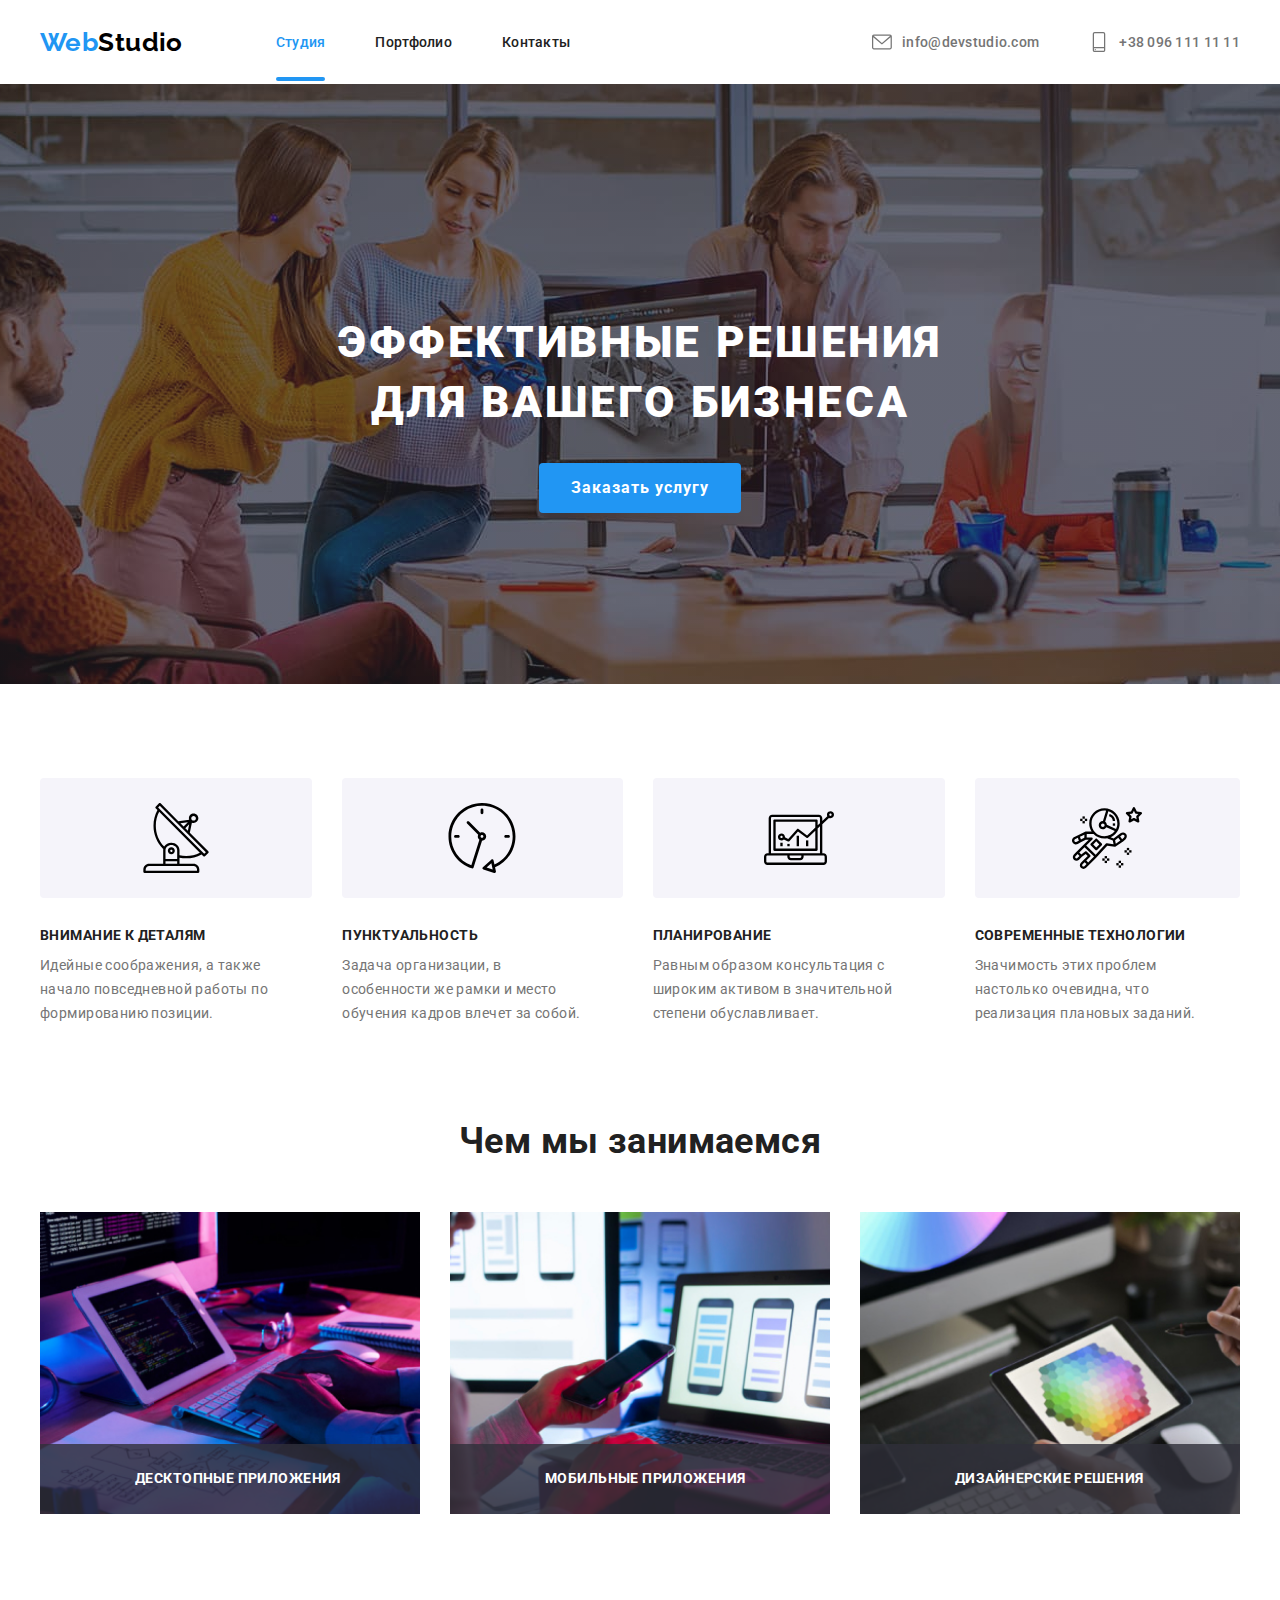
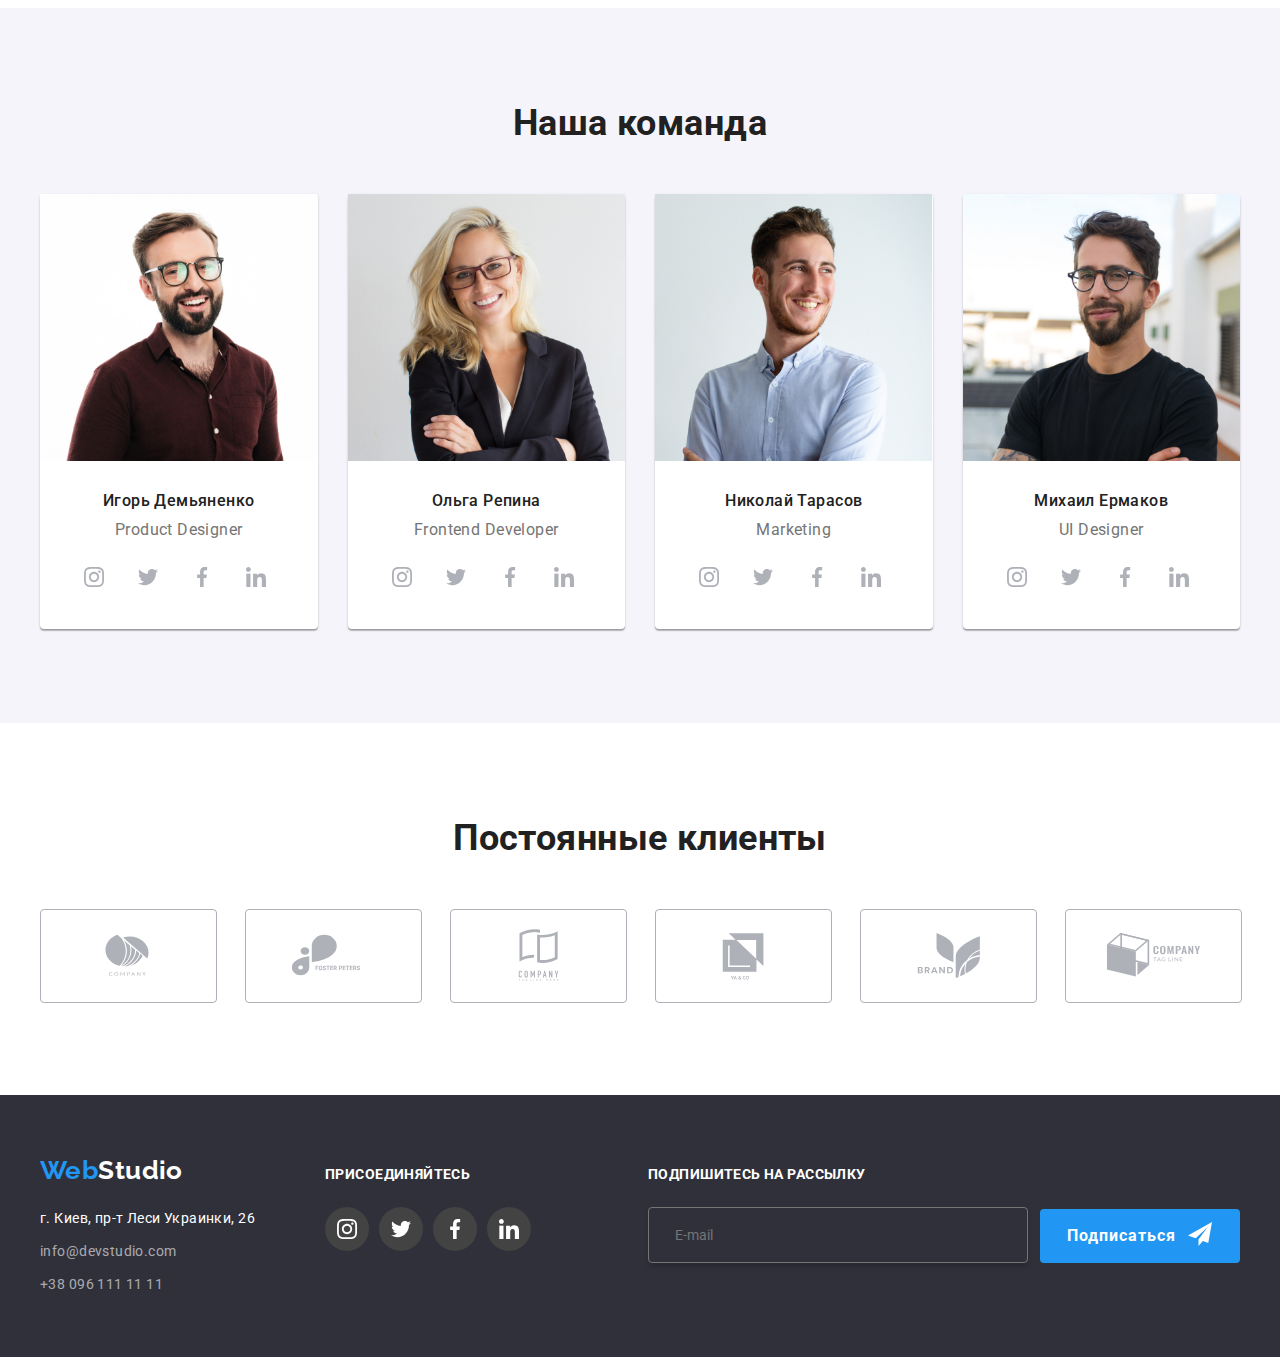
<file: index.html>
<!DOCTYPE html>
<html lang="ru">

<head>
    <meta charset="UTF-8">
    <meta http-equiv="X-UA-Compatible" content="IE=edge">
    <meta name="viewport" content="width=device-width, initial-scale=1.0">
    <title>Document</title>
    <link rel="preconnect" href="https://fonts.googleapis.com">
    <link rel="preconnect" href="https://fonts.gstatic.com" crossorigin>
    <link href="https://fonts.googleapis.com/css2?family=Raleway:wght@700&family=Roboto:wght@400;500;700;900&display=swap"
        rel="stylesheet">
    <link rel="stylesheet" href="./css/main.min.css">
    <link rel="stylesheet" href="./css/normalise.css">
</head>

    <body>
        <header>
            <nav class="container nav">
                <a class="logo link" href=""><span class="accent">Web</span>Studio</a>
                <ul class="nav__list list">
                    <li class="nav__item">
                        <a class="nav__link nav__link--black nav__current link" href="./index.html">Студия</a>
                    </li>
                
                    <li class="nav__item">
                        <a class="nav__link nav__link--black link" href="./portfolio.html">Портфолио</a>
                    </li>
                
                    <li class="nav__item">
                        <a class="nav__link nav__link--black link" href="">Контакты</a>
                    </li>
                </ul>

                <ul class="nav__adress list">
                    <li class="nav__item">
                        <a class="nav__link link nav__mail" href="mailto:info@devstudio.com">
                            <svg class="nav__icon" aria-hidden="true">
                                <use href="./images/icons.svg#icon-envelope"></use>
                            </svg>
                        </a>
                    </li>
                
                    <li class="nav__item">
                        <a class="nav__link link nav__phone" href="tel:+380961111111">
                            <svg class="nav__icon" aria-hidden="true">
                                <use href="./images/icons.svg#icon-smartphone"></use>
                            </svg>
                        </a>
                    </li>
                </ul>
            </nav>
            
                
                    
        </header>
        <main>
            <div class="overlay">
                <section class="hero container">
                    <h1 class="hero__title">Эффективные решения <br> для вашего бизнеса</h1>
                    <button data-modal-open type="button" class="btn">Заказать услугу</button>
                </section>
            </div>

            <section class="section benefit">
                <div class="container">
                    <h2 class="title is-hidden">Преимущества</h2>

                    <ul class="list">
                        <li class="benefit__list">
                            <div class="benefit__item">
                                <svg class="benefit__icon" aria-hidden="true">
                                    <use href="./images/icons.svg#icon-antenna"></use>
                                </svg>
                            </div>
                            <h3 class="benefit__title">Внимание к деталям</h3>
                            <p class="benefits__text">
                                Идейные соображения, а также начало повседневной работы по формированию позиции.
                            </p>
                        </li>
                    
                        <li class="benefit__list">
                            <div class="benefit__item">
                                <svg class="benefit__icon" aria-hidden="true">
                                    <use href="./images/icons.svg#icon-clock"></use>
                                </svg>
                            </div>
                            <h3 class="benefit__title">Пунктуальность</h3>
                            <p class="benefit__text">
                                Задача организации, в особенности же рамки и место обучения кадров влечет за собой.
                            </p>
                        </li>
                    
                        <li class="benefit__list">
                            <div class="benefit__item">
                                <svg class="benefit__icon" aria-hidden="true">
                                    <use href="./images/icons.svg#icon-diagram"></use>
                                </svg>
                            </div>
                            <h3 class="benefit__title">Планирование</h3>
                            <p class="benefit__text">
                                Равным образом консультация с широким активом в значительной степени обуславливает.
                            </p>
                        </li>
                    
                        <li class="benefit__list">
                            <div class="benefit__item">
                                <svg class="benefit__icon" aria-hidden="true">
                                    <use href="./images/icons.svg#icon-astronaut"></use>
                                </svg>
                            </div>
                            <h3 class="benefit__title">Современные технологии</h3>
                            <p class="benefit__text">
                                Значимость этих проблем настолько очевидна, что реализация плановых заданий.
                            </p>
                        </li>
                    </ul>
                </div>
            </section>

            <section class="section activity">
                <div class="container">
                    <h2 class="container__title title">
                        Чем мы занимаемся
                    </h2>
                    <ul class="list">
                        <li class="activity__item">
                            <img class="activity__img" src="./images/HTML.jpg" alt="код">
                            <div class="activity__text">
                                <p>
                                    Десктопные приложения
                                </p>
                            </div>
                        </li>
                        <li class="activity__item">
                            <img class="activity__img" src="./images/develop.jpg" alt="разработка">
                            <div  class="activity__text">
                                <p>
                                    Мобильные приложения
                                </p>
                            </div>
                        </li>
                        <li class="activity__item">
                            <img class="activity__img" src="./images/designers.jpg" alt="дизайн">
                            <div class="activity__text">
                                <p>
                                    Дизайнерские решения
                                </p>
                            </div>
                        </li>
                    </ul>
                </div>
            </section>

            <section class="section team">
                <div class="container">
                    <h2 class="container__title title">
                        Наша команда
                    </h2>
                    <ul class="list">
                        <li class="team__item">
                            <img class="team__img" src="./images/design.jpg" alt="дизайнер">
                            
                            <h3 class="team__text">Игорь Демьяненко</h3>
                            <p class="team__position">Product Designer</p>
                            
                            <ul class="list social-list">
                                <li class="social-list__item">
                                    <a class="social-list__link link" href="#">
                                        <svg class="social-list__icon" aria-hidden="true">
                                            <use href="./images/icons.svg#icon-insta"></use>
                                        </svg>
                                    </a>
                                </li>
                                <li class="social-list__item">
                                    <a class="social-list__link link" href="#">
                                        <svg class="social-list__icon" aria-hidden="true">
                                            <use href="./images/icons.svg#icon-tw"></use>
                                        </svg>
                                    </a>
                                </li>
                                <li class="social-list__item">
                                    <a class="social-list__link link" href="#">
                                        <svg class="social-list__icon" aria-hidden="true">
                                            <use href="./images/icons.svg#icon-fb"></use>
                                        </svg>
                                    </a>
                                </li>
                                <li class="social-list__item">
                                    <a class="social-list__link link" href="#">
                                        <svg class="social-list__icon" aria-hidden="true">
                                            <use href="./images/icons.svg#icon-in"></use>
                                        </svg>
                                    </a>
                                </li>
                            </ul>
                 
                        </li>

                        <li class="team__item">
                            <img class="team__img" src="./images/mark.jpg" alt="розработчик">
                            <h3 class="team__text">Ольга Репина</h3>
                            <p class="team__position">Frontend Developer</p>
                            <ul class="list social-list">
                                <li class="social-list__item">
                                    <a class="social-list__link link" href="#">
                                        <svg class="social-list__icon" aria-hidden="true">
                                            <use href="./images/icons.svg#icon-insta"></use>
                                        </svg>
                                    </a>
                                </li>
                                <li class="social-list__item">
                                    <a class="social-list__link link" href="#">
                                        <svg class="social-list__icon" aria-hidden="true">
                                            <use href="./images/icons.svg#icon-tw"></use>
                                        </svg>
                                    </a>
                                </li>
                                <li class="social-list__item">
                                    <a class="social-list__link link" href="#">
                                        <svg class="social-list__icon" aria-hidden="true">
                                            <use href="./images/icons.svg#icon-fb"></use>
                                        </svg>
                                    </a>
                                </li>
                                <li class="social-list__item">
                                    <a class="social-list__link link" href="#">
                                        <svg class="social-list__icon" aria-hidden="true">
                                            <use href="./images/icons.svg#icon-in"></use>
                                        </svg>
                                    </a>
                                </li>
                            </ul>
                        </li>

                        <li class="team__item">
                            <img class="team__img" src="./images/devel.jpg" alt="маркетолог">
                            <h3 class="team__text">Николай Тарасов</h3>
                            <p class="team__position">Marketing</p>
                            <ul class="list social-list">
                                <li class="social-list__item">
                                    <a class="social-list__link link" href="#">
                                        <svg class="social-list__icon" aria-hidden="true">
                                            <use href="./images/icons.svg#icon-insta"></use>
                                        </svg>
                                    </a>
                                </li>
                                <li class="social-list__item">
                                    <a class="social-list__link link" href="#">
                                        <svg class="social-list__icon" aria-hidden="true">
                                            <use href="./images/icons.svg#icon-tw"></use>
                                        </svg>
                                    </a>
                                </li>
                                <li class="social-list__item">
                                    <a class="social-list__link link" href="#">
                                        <svg class="social-list__icon" aria-hidden="true">
                                            <use href="./images/icons.svg#icon-fb"></use>
                                        </svg>
                                    </a>
                                </li>
                                <li class="social-list__item">
                                    <a class="social-list__link link" href="#">
                                        <svg class="social-list__icon" aria-hidden="true">
                                            <use href="./images/icons.svg#icon-in"></use>
                                        </svg>
                                    </a>
                                </li>
                            </ul>
                        </li>

                        <li class="team__item">
                            <img class="team__img" src="./images/des.jpg" alt="дизайнер">
                            <h3 class="team__text">Михаил Ермаков</h3>
                            <p class="team__position">UI Designer</p>
                            <ul class="list social-list">
                                <li class="social-list__item">
                                    <a class="social-list__link link" href="#">
                                        <svg class="social-list__icon" aria-hidden="true">
                                            <use href="./images/icons.svg#icon-insta"></use>
                                        </svg>
                                    </a>
                                </li>
                                <li class="social-list__item">
                                    <a class="social-list__link link" href="#">
                                        <svg class="social-list__icon" aria-hidden="true">
                                            <use href="./images/icons.svg#icon-tw"></use>
                                        </svg>
                                    </a>
                                </li>
                                <li class="social-list__item">
                                    <a class="social-list__link link" href="#">
                                        <svg class="social-list__icon" aria-hidden="true">
                                            <use href="./images/icons.svg#icon-fb"></use>
                                        </svg>
                                    </a>
                                </li>
                                <li class="social-list__item">
                                    <a class="social-list__link link" href="#">
                                        <svg class="social-list__icon" aria-hidden="true">
                                            <use href="./images/icons.svg#icon-in"></use>
                                        </svg>
                                    </a>
                                </li>
                            </ul>
                        </li>
                    </ul>
                </div>
            </section>

            <section class="section client">
                <div class="container">
                    <h2 class="container__title title">Постоянные клиенты</h2>
                    <ul class="list">
                        <li class="client__list">
                            <a class="client__link" href="#">
                                <svg class="client__icon" aria-hidden="true">
                                    <use href="./images/icons.svg#icon-logo"></use>
                                </svg>
                            </a>
                        </li>

                        <li class="client__list">
                            <a class="client__link" href="#">
                                <svg class="client__icon" aria-hidden="true">
                                    <use href="./images/icons.svg#icon-logo-1"></use>
                                </svg>
                            </a>
                        </li>

                        <li class="client__list">
                            <a class="client__link" href="#">
                                <svg class="client__icon" aria-hidden="true">
                                    <use href="./images/icons.svg#icon-logo-2"></use>
                                </svg>
                            </a>
                        </li>

                        <li class="client__list">
                            <a class="client__link" href="#">
                                <svg class="client__icon" aria-hidden="true">
                                    <use href="./images/icons.svg#icon-logo-3"></use>
                                </svg>
                            </a>
                        </li>

                        <li class="client__list">
                            <a class="client__link" href="#">
                                <svg class="client__icon" aria-hidden="true">
                                    <use href="./images/icons.svg#icon-logo-4"></use>
                                </svg>
                            </a>
                        </li>

                        <li class="client__list">
                            <a class="client__link" href="#">
                                <svg class="client__icon" aria-hidden="true">
                                    <use href="./images/icons.svg#icon-untitled"></use>
                                </svg>
                            </a>
                        </li>
                    </ul>
                    
                </div>
            </section>

        </main>

        <footer class="footer">
                <div class="container footer-flex">
                    <div class="adress">
                        <a class="logo link" href=""><span class="accent">Web</span>Studio</a>
                        
                        <address>
                            <ul class="footer-contakts-list list">
                                <li class="footer-menu">
                                    <a class="footer-contakts-link link" href="">г. Киев, пр-т Леси Украинки, 26</a>
                                </li>
                        
                                <li class="footer-menu">
                                    <a class="footer-contakts-link items link" href="mailto:info@devstudio.com">info@devstudio.com</a>
                                </li>
                        
                                <li class="footer-menu">
                                    <a class="footer-contakts-link items link" href="tel:+380961111111">+38 096 111 11 11</a>
                                </li>
                            </ul>
                        </address>
                    </div>
                    
                    <div>
                        <b class="cta">присоединяйтесь</b>
                        <ul class="list list-cta">
                            <li class="social-item-cta">
                                <a class="social-list__link social-list__link--grey link" href="#">
                                    <svg class="social-icon-cta" aria-hidden="true">
                                        <use href="./images/icons.svg#icon-insta"></use>
                                    </svg>
                                </a>
                            </li>
                            <li class="social-item-cta">
                                <a class="social-list__link social-list__link--grey link" href="#">
                                    <svg class="social-icon-cta" aria-hidden="true">
                                        <use href="./images/icons.svg#icon-tw"></use>
                                    </svg>
                                </a>
                            </li>
                            <li class="social-item-cta">
                                <a class="social-list__link social-list__link--grey link" href="#">
                                    <svg class="social-icon-cta" aria-hidden="true">
                                        <use href="./images/icons.svg#icon-fb"></use>
                                    </svg>
                                </a>
                            </li>
                            <li class="social-item-cta">
                                <a class="social-list__link social-list__link--grey link" href="#">
                                    <svg class="social-icon-cta" aria-hidden="true">
                                        <use href="./images/icons.svg#icon-in"></use>
                                    </svg>
                                </a>
                            </li>
                        </ul>
                    </div>

                    <div class="follow-form">
                        <b class="cta">подпишитесь на рассылку</b>
                        <form class="form-follow-send">
                            <label class="form-follow-lable" for="follow-email"></label>
                            <input class="form-follow-input" id="follow-email" type="text" name="email" placeholder="E-mail">
                            <button class="form-send-button" type="submit">Подписаться
                                <svg class="form-send-icon" aria-hidden="true" width="24" height="24">
                                    <use href="./images/icons.svg#icon-send"></use>
                                </svg>
                            </button>
                        </form>
                    </div>
                </div>
        </footer>
        <script src="./js/modal.js"></script>

        <div class="backdrop is-hidden" data-modal>
            <div class="modal">
                <button type="button" data-modal-close class="modal-button">
                    <svg class="close-button" aria-hidden="true" width="11" height="11">
                        <use href="./images/icons.svg#icon-Vector"></use>
                    </svg>
                </button>
                <strong class="title title--small">
                    Оставьте свои данные, мы вам перезвоним
                </strong>
                <form class="form" name="form-main">
                    <label class="form-field-lable" for="user-name">Имя</label>
                    <div class="form-field-group">
                        <input class="form-field-input" id="user-name" type="text" name="name" autofocus>
                        <svg class="form-field-icon" aria-hidden="true" width="12" height="12">
                            <use href="./images/icons.svg#icon-user"></use>
                        </svg>
                    </div>

                    <label class="form-field-lable" for="user-tel">Телефон</label>
                    <div class="form-field-group">
                        <input class="form-field-input" id="user-tel" type="tel" name="tel">
                        <svg class="form-field-icon" aria-hidden="true" width="13" height="13">
                            <use href="./images/icons.svg#icon-tel"></use>
                        </svg>
                    </div>
                
                    <label class="form-field-lable" for="user-email">Почта</label>
                    <div class="form-field-group">
                        <input class="form-field-input" id="user-email" type="email" name="email">
                        <svg class="form-field-icon" aria-hidden="true" width="15" height="12">
                            <use href="./images/icons.svg#icon-email"></use>
                        </svg>
                    </div>
                
                    <label class="form-field-lable" for="user-comment">Коментарий</label>
                    <div class="form-field-group">
                        
                        <textarea class="form-field-input form-field-textarea" name="feedback" id="user-comment" rows="10"
                            placeholder="Введите текст"></textarea>
                    </div>

                    <label class="check option"><a class="check__agree" href="">Условия договора</a>Соглашаюсь с рассылкой и принимаю 
                        <input class="check__input visually-hidden" type="checkbox" name="term-condition">
                    </label>
                    <button class="form-field-button" type="submit">Отправить</button>
                </form>
            </div>
        </div>
        <script src="./js/modal.js"></script>
    </body>
</html>
</file>
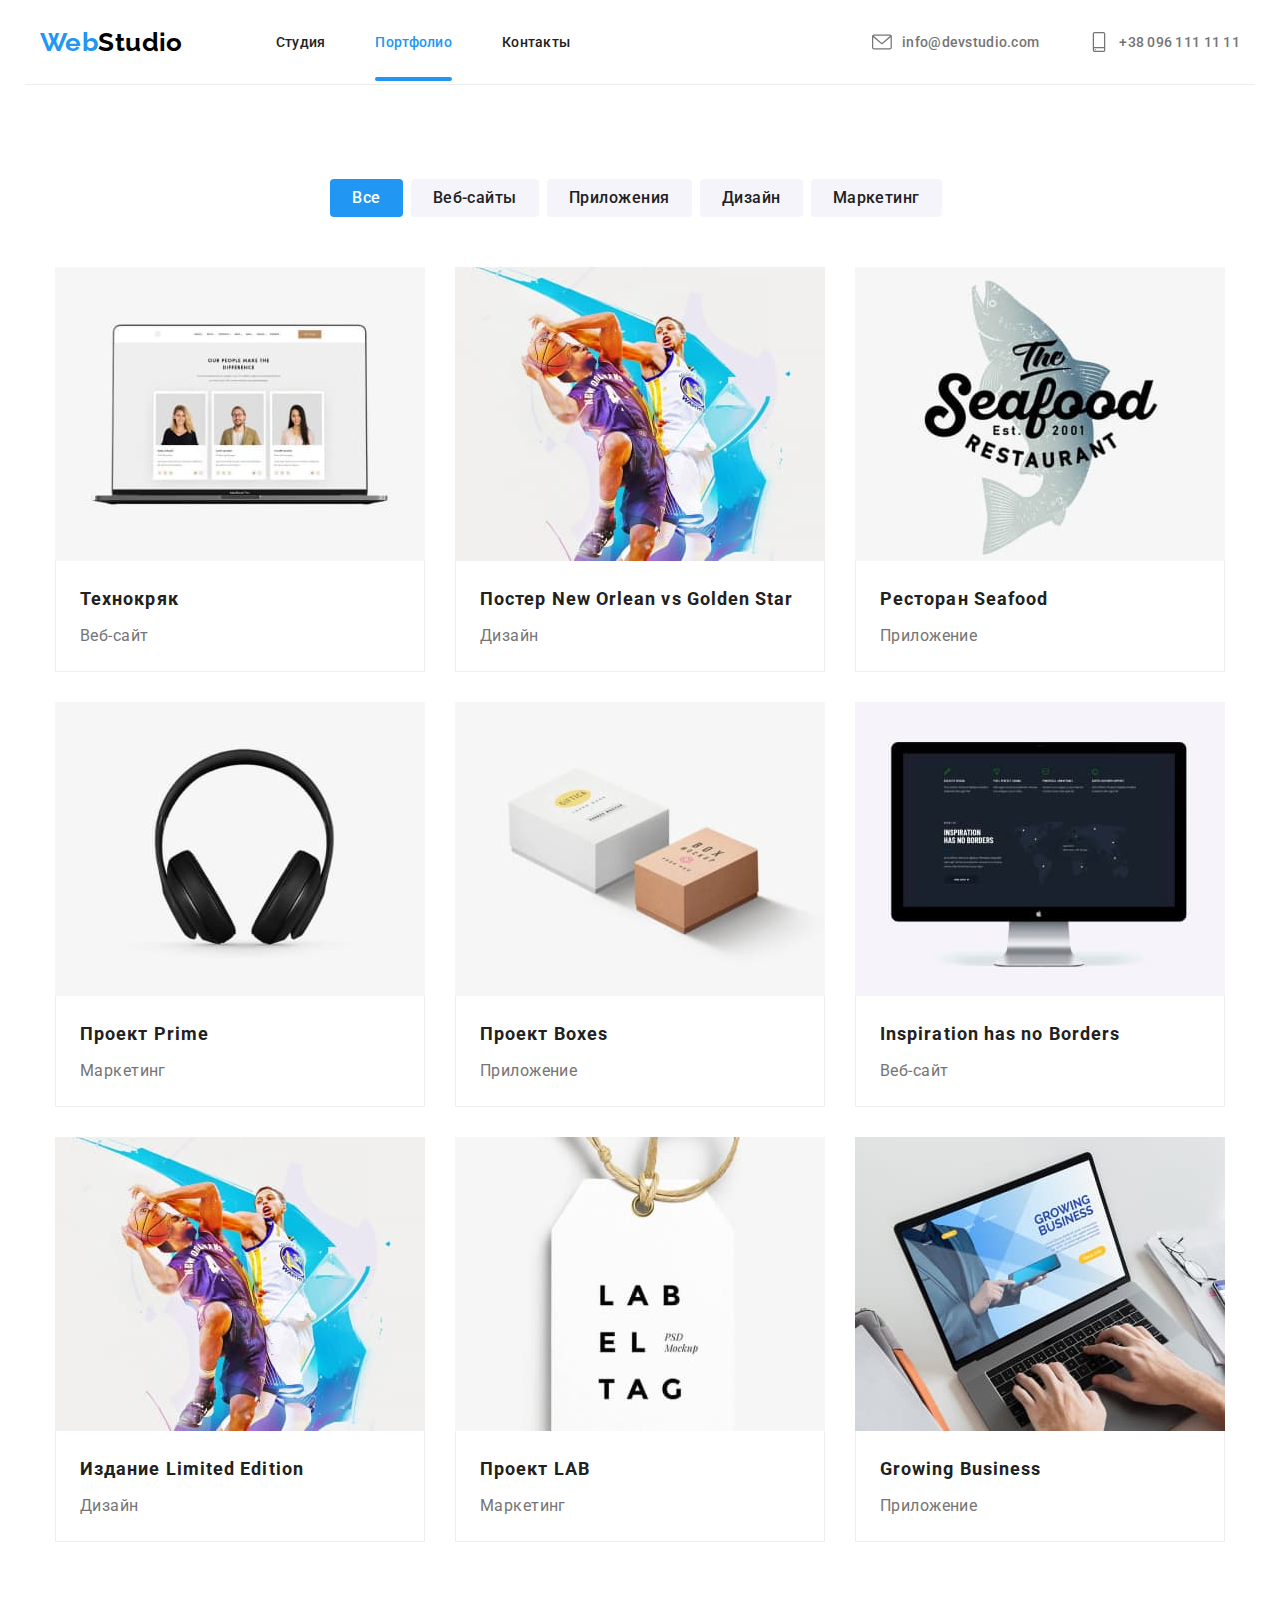
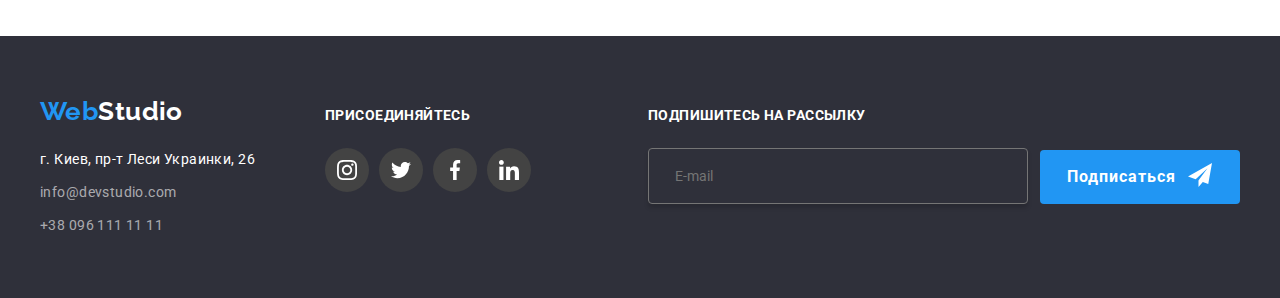
<file: portfolio.html>
<!DOCTYPE html>
<html lang="ru">
    <head>
        <meta charset="UTF-8">
        <meta http-equiv="X-UA-Compatible" content="IE=edge">
        <meta name="viewport" content="width=device-width, initial-scale=1.0">
        <title>Document</title>
        <link rel="preconnect" href="https://fonts.googleapis.com">
        <link rel="preconnect" href="https://fonts.gstatic.com" crossorigin>
        <link href="https://fonts.googleapis.com/css2?family=Raleway:wght@700&family=Roboto:wght@400;500;700;900&display=swap"
            rel="stylesheet">
        <link rel="stylesheet" href="./css/main.min.css">
        <link rel="stylesheet" href="./css/normalise.css">
        
    </head>

    <body class="page">
            <header>
                <nav class="container nav nav--border">
                    <a class="logo link" href=""><span class="accent">Web</span>Studio</a>
                    <ul class="nav__list list">
                        <li class="nav__item">
                            <a class="nav__link nav__link--black link" href="./index.html">Студия</a>
                        </li>
            
                        <li class="nav__item">
                            <a class="nav__link nav__link--black nav__current link" href="./portfolio.html">Портфолио</a>
                        </li>
            
                        <li class="nav__item">
                            <a class="nav__link nav__link--black link" href="">Контакты</a>
                        </li>
                    </ul>
            
                    <ul class="nav__adress list">
                        <li class="nav__item">
                            <a class="nav__link link nav__mail" href="mailto:info@devstudio.com">
                                <svg class="nav__icon" aria-hidden="true">
                                    <use href="./images/icons.svg#icon-envelope"></use>
                                </svg>
                            </a>
                        </li>
            
                        <li class="nav__item">
                            <a class="nav__link link nav__phone" href="tel:+380961111111">
                                <svg class="nav__icon" aria-hidden="true">
                                    <use href="./images/icons.svg#icon-smartphone"></use>
                                </svg>
                            </a>
                        </li>
                    </ul>
                </nav>
            
            
            
            </header>
        <main>
            <section class="section portfolio">
                <div class="container">
                    <h1 class="button-caption">Заголовки</h1>
                    <ul class="list button-list">
                        <li class="btn-list"><button class="button active" type="button">Все</button></li>
                        <li class="btn-list"><button class="button" type="button">Веб-сайты</button></li>
                        <li class="btn-list"><button class="button" type="button">Приложения</button></li>
                        <li class="btn-list"><button class="button" type="button">Дизайн</button></li>
                        <li class="btn-list"><button class="button" type="button">Маркетинг</button></li>
                    </ul>

                    <ul class="container project list">
                            <li class="project__list">
                                <a class="project__link link" href="">
                                    <div class="project__img">
                                        <img src="./images/portfolio/веб-сайт.jpg" alt="Веб-сайт" height="405">
                                        <div class="project__overlay">
                                            <p>
                                                Ресурс предлагает комплексные предложения с разным уровнем функционала и сервисов. Все это позволит посетителю
                                                получить
                                                исчерпывающие сведения о компании или частном лице.
                                            </p>
                                        </div>
                                    </div>
                                    <div class="project__group">
                                        <h2 class="project__title">Технокряк</h2>
                                        <p class="project__text">Веб-сайт</p>
                                    </div>
                                </a>
                            </li>
                            <li class="project__list">
                                <a class="project__link link" href="">
                                    <div  class="project__img">
                                        <img src="./images/portfolio/дизайн.jpg" alt="Дизайн" height="405">
                                        <div class="project__overlay">
                                            <p>
                                                Ресурс предлагает комплексные предложения с разным уровнем функционала и сервисов. Все это позволит
                                                посетителю
                                                получить
                                                исчерпывающие сведения о компании или частном лице.
                                            </p>
                                        </div>
                                    </div>
                                    <div class="project__group">
                                        <h2 class="project__title">Постер New Orlean vs Golden Star</h2>
                                        <p class="project__text">Дизайн</p>
                                    </div>
                                </a>
                                
                            </li>
                            <li class="project__list">
                                <a class="project__link link" href="">
                                    <div class="project__img">
                                        <img src="./images/portfolio/приложение1.jpg" alt="Приложение" height="405">
                                        <div class="project__overlay">
                                            <p>
                                                Ресурс предлагает комплексные предложения с разным уровнем функционала и сервисов. Все это позволит
                                                посетителю
                                                получить
                                                исчерпывающие сведения о компании или частном лице.
                                            </p>
                                        </div>
                                    </div>
                                    <div class="project__group">
                                        <h2 class="project__title">Ресторан Seafood</h2>
                                        <p class="project__text">Приложение</p>
                                    </div>
                                </a>
                                
                            </li>
                            <li class="project__list">
                                <a class="project__link link" href="">
                                    <div class="project__img">
                                        <img src="./images/portfolio/маркетинг.jpg" alt="Маркетинг" height="405">
                                        <div class="project__overlay">
                                            <p>
                                                Ресурс предлагает комплексные предложения с разным уровнем функционала и сервисов. Все это позволит
                                                посетителю
                                                получить
                                                исчерпывающие сведения о компании или частном лице.
                                            </p>
                                        </div>
                                    </div>
                                    <div class="project__group">
                                        <h2 class="project__title">Проект Prime</h2>
                                        <p class="project__text">Маркетинг</p>
                                    </div>
                                </a>
                            </li>
                            <li class="project__list">
                                <a class="project__link link" href="">
                                    <div class="project__img">
                                        <img src="./images/portfolio/приложение.jpg" alt="Приложение" height="405">
                                        <div class="project__overlay">
                                            <p>
                                                Ресурс предлагает комплексные предложения с разным уровнем функционала и сервисов. Все это позволит
                                                посетителю
                                                получить
                                                исчерпывающие сведения о компании или частном лице.
                                            </p>
                                        </div>
                                    </div>
                                    <div class="project__group">
                                        <h2 class="project__title">Проект Boxes</h2>
                                        <p class="project__text">Приложение</p>
                                    </div>
                                </a>
                            </li>
                            <li class="project__list">
                                <a class="project__link link" href="">
                                    <div class="project__img">
                                        <img src="./images/portfolio/веб-сайт1.jpg" alt="Веб-сайт" height="405">
                                        <div class="project__overlay">
                                            <p>
                                                Ресурс предлагает комплексные предложения с разным уровнем функционала и сервисов. Все это позволит
                                                посетителю
                                                получить
                                                исчерпывающие сведения о компании или частном лице.
                                            </p>
                                        </div>
                                    </div>
                                    <div class="project__group">
                                        <h2 class="project__title">Inspiration has no Borders</h2>
                                        <p class="project__text">Веб-сайт</p>
                                    </div>
                                </a>
                            </li>
                            <li class="project__list">
                                <a class="project__link link" href="">
                                    <div class="project__img">
                                        <img src="./images/portfolio/дизайн.jpg" alt="Дизайн" height="405">
                                        <div class="project__overlay">
                                            <p>
                                                Ресурс предлагает комплексные предложения с разным уровнем функционала и сервисов. Все это позволит
                                                посетителю
                                                получить
                                                исчерпывающие сведения о компании или частном лице.
                                            </p>
                                        </div>
                                    </div>
                                    <div class="project__group">
                                        <h2 class="project__title">Издание Limited Edition</h2>
                                        <p class="project__text">Дизайн</p>
                                    </div>
                                </a>
                            </li>
                            <li class="project__list">
                                <a class="project__link link" href="">
                                    <div class="project__img">
                                        <img src="./images/portfolio/маркетинг1.jpg" alt="Маркетинг" height="405">
                                        <div class="project__overlay">
                                            <p>
                                                Ресурс предлагает комплексные предложения с разным уровнем функционала и сервисов. Все это позволит
                                                посетителю
                                                получить
                                                исчерпывающие сведения о компании или частном лице.
                                            </p>
                                        </div>
                                    </div>
                                    <div class="project__group">
                                        <h2 class="project__title">Проект LAB</h2>
                                        <p class="project__text">Маркетинг</p>
                                    </div>
                                </a>
                            </li>
                            <li class="project__list">
                                <a class="project__link link" href="">
                                    <div class="project__img">
                                        <img src="./images/portfolio/приложение2.jpg" alt="Приложение" height="405">
                                        <div class="project__overlay">
                                            <p>
                                                Ресурс предлагает комплексные предложения с разным уровнем функционала и сервисов. Все это позволит
                                                посетителю
                                                получить
                                                исчерпывающие сведения о компании или частном лице.
                                            </p>
                                        </div>
                                    </div>
                                    <div class="project__group">
                                        <h2 class="project__title">Growing Business</h2>
                                        <p class="project__text">Приложение</p>
                                    </div>
                                </a>
                            </li>
                    </ul>
                </div>
            </section>
        </main>
        
        <footer class="footer">
            <div class="container footer-flex">
                <div class="adress">
                    <a class="logo link" href=""><span class="accent">Web</span>Studio</a>
        
                    <address>
                        <ul class="footer-contakts-list list">
                            <li class="footer-menu">
                                <a class="footer-contakts-link link" href="">г. Киев, пр-т Леси Украинки, 26</a>
                            </li>
        
                            <li class="footer-menu">
                                <a class="footer-contakts-link items link"
                                    href="mailto:info@devstudio.com">info@devstudio.com</a>
                            </li>
        
                            <li class="footer-menu">
                                <a class="footer-contakts-link items link" href="tel:+380961111111">+38 096 111 11 11</a>
                            </li>
                        </ul>
                    </address>
                </div>
        
                <div>
                    <b class="cta">присоединяйтесь</b>
                    <ul class="list list-cta">
                        <li class="social-item-cta">
                            <a class="social-list__link social-list__link--grey link" href="#">
                                <svg class="social-icon-cta" aria-hidden="true">
                                    <use href="./images/icons.svg#icon-insta"></use>
                                </svg>
                            </a>
                        </li>
                        <li class="social-item-cta">
                            <a class="social-list__link social-list__link--grey link" href="#">
                                <svg class="social-icon-cta" aria-hidden="true">
                                    <use href="./images/icons.svg#icon-tw"></use>
                                </svg>
                            </a>
                        </li>
                        <li class="social-item-cta">
                            <a class="social-list__link social-list__link--grey link" href="#">
                                <svg class="social-icon-cta" aria-hidden="true">
                                    <use href="./images/icons.svg#icon-fb"></use>
                                </svg>
                            </a>
                        </li>
                        <li class="social-item-cta">
                            <a class="social-list__link social-list__link--grey link" href="#">
                                <svg class="social-icon-cta" aria-hidden="true">
                                    <use href="./images/icons.svg#icon-in"></use>
                                </svg>
                            </a>
                        </li>
                    </ul>
                </div>
                <div class="follow-form">
                    <b class="cta">подпишитесь на рассылку</b>
                    <form class="form-follow-send">
                        <label class="form-follow-lable" for="follow-email"></label>
                        <input class="form-follow-input" id="follow-email" type="text" name="email" placeholder="E-mail">
                        <button class="form-send-button" type="submit">Подписаться
                            <svg class="form-send-icon" aria-hidden="true" width="24" height="24">
                                <use href="./images/icons.svg#icon-send"></use>
                            </svg>
                        </button>
                    </form>
                </div>
            </div>
        </footer>
    </body>
</html>
</file>
<file: css/main.min.css>
/*! normalize.css v8.0.1 | MIT License | github.com/necolas/normalize.css */html{line-height:1.15;-webkit-text-size-adjust:100%}body{margin:0}main{display:block}h1{font-size:2em;margin:.67em 0}hr{box-sizing:content-box;height:0;overflow:visible}pre{font-family:monospace,monospace;font-size:1em}a{background-color:rgba(0,0,0,0)}abbr[title]{border-bottom:none;text-decoration:underline;-webkit-text-decoration:underline dotted;text-decoration:underline dotted}b,strong{font-weight:bolder}code,kbd,samp{font-family:monospace,monospace;font-size:1em}small{font-size:80%}sub,sup{font-size:75%;line-height:0;position:relative;vertical-align:baseline}sub{bottom:-0.25em}sup{top:-0.5em}img{border-style:none}button,input,optgroup,select,textarea{font-family:inherit;font-size:100%;line-height:1.15;margin:0}button,input{overflow:visible}button,select{text-transform:none}button,[type=button],[type=reset],[type=submit]{-webkit-appearance:button}button::-moz-focus-inner,[type=button]::-moz-focus-inner,[type=reset]::-moz-focus-inner,[type=submit]::-moz-focus-inner{border-style:none;padding:0}button:-moz-focusring,[type=button]:-moz-focusring,[type=reset]:-moz-focusring,[type=submit]:-moz-focusring{outline:1px dotted ButtonText}fieldset{padding:.35em .75em .625em}legend{box-sizing:border-box;color:inherit;display:table;max-width:100%;padding:0;white-space:normal}progress{vertical-align:baseline}textarea{overflow:auto}[type=checkbox],[type=radio]{box-sizing:border-box;padding:0}[type=number]::-webkit-inner-spin-button,[type=number]::-webkit-outer-spin-button{height:auto}[type=search]{-webkit-appearance:textfield;outline-offset:-2px}[type=search]::-webkit-search-decoration{-webkit-appearance:none}::-webkit-file-upload-button{-webkit-appearance:button;font:inherit}details{display:block}summary{display:list-item}template{display:none}[hidden]{display:none}:root{--font-family-primary: "Roboto", sans-serif;--font-family-logo: "Raleway", sans-serif;--color-background-primary: #e5e5e5;--color-tertiary: #ffffff;--color-primary: #757575;--color-secondary: #212121;--color-accent: #2196f3;--color-background: #2f303a;--color-button: #f5f4fa;--color-button-secondary: #eeeeee;--color-logo: #000000;--color-top: #ececec;--color-client: #afb1b8}.link{text-decoration:none;color:inherit;transition:opacity 250ms cubic-bezier(0.4, 0, 0.2, 1)}.list{list-style:none;display:flex;padding-left:0;margin:0}h1,h2,h3,h4,h5,h6,p{margin:0}img{display:block;max-width:100%;height:auto}*:focus-visible{outline:none}.logo{font-family:var(--font-family-logo);font-weight:700;font-size:26px;line-height:1.19;color:var(--color-logo)}.footer .logo{color:var(--color-tertiary)}.nav{display:flex;align-items:center}.accent{color:var(--color-accent)}.nav__list{margin-left:93px}.nav__link{padding-top:32px;padding-bottom:32px;font-weight:500;line-height:1.14;line-height:100%;letter-spacing:.02em;display:flex;align-items:center;fill:var(--color-primary);cursor:pointer;color:var(--color-primary)}.nav__link--black{color:var(--color-secondary)}.nav__current{position:relative}.nav__link.nav__current::after{position:absolute;content:" ";display:block;background-color:var(--color-accent);bottom:0;height:4px;width:100%;border-radius:2px}.nav__mail::after{content:"info@devstudio.com";display:inline-block}.nav__phone::after{content:"+38 096 111 11 11";display:inline-block}.nav__link:hover,.nav__link:focus,.nav__current,.accent{color:var(--color-accent);fill:var(--color-accent);transition:cubic-bezier(0.4, 0, 0.2, 1);transition-duration:250ms}.nav__icon{width:20px;height:20px;margin-right:10px}.nav__adress{margin-left:auto}.nav__item:not(:last-child){margin-right:50px}.nav--border{border-bottom:1px solid var(--color-top)}.overlay{background-image:linear-gradient(to right, rgba(47, 48, 58, 0.4), rgba(47, 48, 58, 0.4)),url(../images/bg.jpg);background-color:var(--color-background);background-repeat:no-repeat;background-position:center;background-size:cover;max-width:1600px;max-height:600px;margin-left:auto;margin-right:auto}.activity{margin-top:-94px}.activity__item:not(:last-child){margin-right:30px}.activity__item{position:relative;width:100%}.activity__item::before{position:absolute;bottom:0;background-color:rgba(47,48,58,.8);content:" ";width:100%;height:70px}.activity__img{width:100%}.activity__text{bottom:27px;position:absolute;font-weight:700;text-transform:uppercase;line-height:1.17;color:var(--color-tertiary);left:25%}.team{background-color:var(--color-button)}.team__item{width:100%;background-color:#fff;border-radius:4px;box-shadow:0px 2px 1px 0px rgba(0,0,0,.2),0px 1px 1px 0px rgba(0,0,0,.14),0px 1px 3px 0px rgba(0,0,0,.12)}.team__item:not(:last-child){margin-right:30px}.team__img{margin-bottom:30px}.team__text{color:var(--color-secondary);font-size:16px;font-weight:500;line-height:1.19;text-align:center;margin-bottom:10px}.team__position{color:var(--color-primary);font-size:16px;line-height:1.19;text-align:center}.social-list{margin-top:16px;margin-bottom:30px}.social-list__item:first-child{margin-left:32px}.social-list__item:not(:last-child){margin-right:10px}.social-list__link{display:block;width:44px;height:44px;border-radius:50%}.social-list__link--grey{background-color:#434343}.social-list__link:hover,.social-list__link:focus{cursor:pointer;background-color:var(--color-accent);transition:cubic-bezier(0.4, 0, 0.2, 1);transition-duration:250ms}.social-list__icon{fill:var(--color-client);cursor:pointer;padding:12px;width:20px;height:20px}.social-list__icon:hover{fill:var(--color-tertiary);transition:cubic-bezier(0.4, 0, 0.2, 1);transition-duration:250ms}.client__link{width:100%;height:100%;display:flex;align-items:center;justify-content:center;cursor:pointer;fill:var(--color-client);border:1px solid var(--color-client);border-radius:4px}.client__link:hover,.client__link:focus{fill:var(--color-accent);transition:cubic-bezier(0.4, 0, 0.2, 1);transition-duration:250ms;border:1px solid var(--color-accent)}.client__list{width:100%;height:92px}.client__list:not(:last-child){margin-right:30px}.client__icon{width:106px;height:60px}.benefit__item{display:flex;height:120px;align-items:center;justify-content:center;border-radius:4px;background-color:var(--color-button);margin-bottom:30px}.benefit__icon{width:70px;height:70px}.benefit__title{color:var(--color-secondary);font-weight:700;font-size:14px;line-height:1.14;text-transform:uppercase;margin-bottom:10px}.benefit__text{color:var(--color-primary);line-height:1.71;margin-right:30px}.benefit__list:not(:last-child){margin-right:30px}.title{font-weight:700;font-size:36px;line-height:1.17;color:var(--color-secondary);text-align:center}.title--small{font-size:20px;line-height:1.15}.section{padding-top:94px;padding-bottom:94px}.hero{padding-top:200px;padding-bottom:200px;text-align:center}.hero__title{font-weight:900;font-size:44px;text-transform:uppercase;letter-spacing:.06em;line-height:1.36;margin-bottom:30px;color:var(--color-tertiary)}.footer-contakts-link{color:var(--color-tertiary);line-height:1.71;font-style:normal}.footer-menu:not(:last-child){margin-bottom:9px}.footer-contakts-link:hover,.footer-contakts-link:focus{color:var(--color-accent);transition:cubic-bezier(0.4, 0, 0.2, 1);transition-duration:250ms}.footer-contakts-list .items{color:rgba(255,255,255,.6)}.footer{background-color:var(--color-background);padding-top:60px;padding-bottom:60px}.footer-flex{display:flex;align-items:baseline}.adress{margin-right:70px}.footer-contakts-list{display:block;margin-top:20px}.cta{color:var(--color-tertiary);text-transform:uppercase;line-height:1.14;font-weight:700;letter-spacing:.03em}.list-cta,.form-follow-input{margin-top:20px}.social-item-cta:not(:last-child){margin-right:10px}.social-icon-cta{cursor:pointer;padding:12px;fill:var(--color-tertiary);width:20px;height:20px}.follow-form{display:block;margin-left:auto}.form-follow-send{display:flex;align-items:flex-end}.form-follow-input{height:50px;width:358px;padding:2px 10px;border:none;border-radius:4px;font-size:16px;box-shadow:0px 4px 4px 0px rgba(0,0,0,.15);background-color:var(--color-background);border:1px solid var(--color-primary);font:inherit}.form-follow-input:hover,.form-follow-input:focus{border-color:var(--color-accent);color:var(--color-tertiary);transition:cubic-bezier(0.4, 0, 0.2, 1);transition-duration:250ms}.form-follow-input::-moz-placeholder{padding:15px 295px 15px 16px}.form-follow-input:-ms-input-placeholder{padding:15px 295px 15px 16px}.form-follow-input::placeholder{padding:15px 295px 15px 16px}.form-field-input:hover+svg,.form-field-input:focus+svg{fill:var(--color-accent);border-color:var(--color-accent);transition:cubic-bezier(0.4, 0, 0.2, 1);transition-duration:250ms}.form-send-button{position:relative;height:50px;width:200px;background-color:var(--color-accent);border-radius:4px;padding:27px;border:none;margin-left:12px;cursor:pointer;align-items:center;display:flex;font-family:var(--font-family-primary);font-weight:700;font-size:16px;line-height:1.88;letter-spacing:.06em;color:var(--color-tertiary)}.form-send-icon{position:absolute;fill:var(--color-tertiary);right:28px;top:13px;margin-left:10px}.project{flex-wrap:wrap}.project__list:nth-last-child(-n+3){margin-bottom:0}.project__list:not(:nth-child(3n)){margin-right:30px}.project__list{position:relative;box-sizing:border-box;width:370px;height:auto;margin-bottom:30px;background-color:#fff;overflow:hidden}.project__link{display:block}.project__link:hover{box-shadow:1px 4px 6px rgba(0,0,0,.16),0px 4px 4px rgba(0,0,0,.06),0px 1px 1px rgba(0,0,0,.12)}.project__img{display:block;position:relative;width:370px;height:294px;overflow:hidden}.project__title{color:var(--color-secondary);font-size:18px;font-weight:700;line-height:2;letter-spacing:.06em;margin-bottom:4px}.project__text{font-size:16px;line-height:1.88;margin-bottom:0}.project__group{padding:20px 24px;border-bottom:1px solid var(--color-button-secondary);border-left:1px solid var(--color-button-secondary);border-right:1px solid var(--color-button-secondary)}.project__overlay{position:absolute;padding:63px 24px;top:0;left:0;font-size:18px;line-height:1.55;color:var(--color-tertiary);background-color:var(--color-accent);transform:translateY(410px);transition:cubic-bezier(0.4, 0, 0.2, 1);transition-duration:250ms}.project__link:hover .project__overlay{transform:translateY(0)}.modal{position:absolute;top:50%;left:50%;transform:translate(-50%, -50%);padding:40px;border-radius:4px;background-color:var(--color-tertiary);box-shadow:0px 2px 1px 0px rgba(0,0,0,.2),0px 1px 1px 0px rgba(0,0,0,.14),0px 1px 3px 0px rgba(0,0,0,.12)}.overlay-button{position:relative}.project__overlay{transition:cubic-bezier(0.4, 0, 0.2, 1);transition-duration:1250ms}.close-button{position:absolute;transform:translate(-75%, -75%);margin:3px 4px 4px 4px;border:1px solid var(--color-tertiary)}.close-button:hover,.close-button:focus{fill:var(--color-accent)}.modal-button{position:absolute;top:8px;right:8px;padding:0;width:30px;height:30px;border:1px solid rgba(0,0,0,.1);border-radius:50%;background-color:var(--color-tertiary);cursor:pointer;transition:cubic-bezier(0.4, 0, 0.2, 1);transition-duration:250ms}.form{margin-top:12px}.form-field-lable{font-size:12px;line-height:1.16;display:block;color:var(--color-primary);margin-bottom:4px}.form-field-group{position:relative;border:1px solid var(--color-client);border-radius:4px;margin-bottom:10px}.form-field-input{background-color:var(--color-tertiary);height:35px;width:400px;border:none;cursor:pointer;padding-left:35px;padding-right:13px}.form-field-group:hover,.form-field-group:focus,.form-field-group:active,.form-field-input:hover,.form-field-input:focus,.form-field-input:active{fill:var(--color-accent);border-color:var(--color-accent)}.form-field-icon{position:absolute;top:50%;left:3%;transform:translateY(-50%);fill:var(--color-logo);padding-top:11px;padding-bottom:11px}.form-field-textarea{height:96px;resize:none;padding:12px 16px;font-size:inherit;width:417px}.form-field-button{width:200px;height:50px;background-color:var(--color-accent);font-family:var(--font-family-primary);font-weight:700;font-size:16px;line-height:1.88;letter-spacing:.06em;color:var(--color-tertiary);cursor:pointer;border:none;border-radius:4px;display:block;margin-top:30px;margin-left:auto;margin-right:auto;transition:cubic-bezier(0.4, 0, 0.2, 1);transition-duration:250ms}.check-input{-webkit-appearance:none;-moz-appearance:none;appearance:none;width:16px;height:15px;border:1px solid #2196f3;position:relative;display:flex;align-items:center;margin-right:7px}.form-check{display:flex;align-items:center;cursor:pointer;margin-top:20px}.option{display:flex;justify-content:flex-end;flex-direction:row-reverse;margin-left:14px;margin-top:20px}.check__input{margin-right:7px;border:none;cursor:pointer}.check__agree{color:var(--color-accent);padding-left:3px}body{font-family:var(--font-family-primary);background-color:var(--color-background-primar);color:var(--color-primary);font-size:14px;font-weight:400;line-height:1.7;letter-spacing:.03em}.btn{background-color:var(--color-accent);font-family:var(--font-family-primary);font-weight:700;font-size:16px;line-height:1.88;letter-spacing:.06em;color:var(--color-tertiary);cursor:pointer;border:none;border-radius:4px;display:block;padding:10px 32px;margin:auto}.button.active{background-color:var(--color-accent);color:var(--color-tertiary);cursor:pointer}.button{font-family:var(--font-family-primary);background-color:var(--color-button);color:var(--color-secondary);font-weight:500;font-size:16px;line-height:1.63;letter-spacing:.03em;border:none;cursor:pointer;border-radius:4px;padding:6px 22px}.button:last-child{margin-right:0}.btn-list:hover,.btn-list:focus{box-shadow:0px 3px 1px rgba(0,0,0,.1),0px 1px 2px rgba(0,0,0,.08),0px 2px 2px rgba(0,0,0,.12)}.button:hover,.button:focus{background-color:var(--color-accent);color:var(--color-tertiary);transition:cubic-bezier(0.4, 0, 0.2, 1);transition-duration:250ms}.button-caption{display:none}.button-list{justify-content:center;margin-bottom:50px}.btn-list{margin-right:8px}.backdrop{position:fixed;left:0;top:0;width:100%;height:100%;background-color:rgba(0,0,0,.2);transition:opacity 250ms cubic-bezier(0.4, 0, 0.2, 1);opacity:1}.backdrop.is-hidden{opacity:0;pointer-events:none;visibility:hidden}.is-hidden{display:none}.container{margin-left:auto;margin-right:auto;width:1200px;padding-left:15px;padding-right:15px}.container__title{margin-bottom:50px}/*# sourceMappingURL=main.min.css.map */
</file>
<file: css/normalise.css>
/*! normalize.css v8.0.1 | MIT License | github.com/necolas/normalize.css */

/* Document
   ========================================================================== */

/**
 * 1. Correct the line height in all browsers.
 * 2. Prevent adjustments of font size after orientation changes in iOS.
 */

html {
  line-height: 1.15; /* 1 */
  -webkit-text-size-adjust: 100%; /* 2 */
}

/* Sections
   ========================================================================== */

/**
 * Remove the margin in all browsers.
 */

body {
  margin: 0;
}

/**
 * Render the `main` element consistently in IE.
 */

main {
  display: block;
}

/**
 * Correct the font size and margin on `h1` elements within `section` and
 * `article` contexts in Chrome, Firefox, and Safari.
 */

h1 {
  font-size: 2em;
  margin: 0.67em 0;
}

/* Grouping content
   ========================================================================== */

/**
 * 1. Add the correct box sizing in Firefox.
 * 2. Show the overflow in Edge and IE.
 */

hr {
  box-sizing: content-box; /* 1 */
  height: 0; /* 1 */
  overflow: visible; /* 2 */
}

/**
 * 1. Correct the inheritance and scaling of font size in all browsers.
 * 2. Correct the odd `em` font sizing in all browsers.
 */

pre {
  font-family: monospace, monospace; /* 1 */
  font-size: 1em; /* 2 */
}

/* Text-level semantics
   ========================================================================== */

/**
 * Remove the gray background on active links in IE 10.
 */

a {
  background-color: transparent;
}

/**
 * 1. Remove the bottom border in Chrome 57-
 * 2. Add the correct text decoration in Chrome, Edge, IE, Opera, and Safari.
 */

abbr[title] {
  border-bottom: none; /* 1 */
  text-decoration: underline; /* 2 */
  text-decoration: underline dotted; /* 2 */
}

/**
 * Add the correct font weight in Chrome, Edge, and Safari.
 */

b,
strong {
  font-weight: bolder;
}

/**
 * 1. Correct the inheritance and scaling of font size in all browsers.
 * 2. Correct the odd `em` font sizing in all browsers.
 */

code,
kbd,
samp {
  font-family: monospace, monospace; /* 1 */
  font-size: 1em; /* 2 */
}

/**
 * Add the correct font size in all browsers.
 */

small {
  font-size: 80%;
}

/**
 * Prevent `sub` and `sup` elements from affecting the line height in
 * all browsers.
 */

sub,
sup {
  font-size: 75%;
  line-height: 0;
  position: relative;
  vertical-align: baseline;
}

sub {
  bottom: -0.25em;
}

sup {
  top: -0.5em;
}

/* Embedded content
   ========================================================================== */

/**
 * Remove the border on images inside links in IE 10.
 */

img {
  border-style: none;
}

/* Forms
   ========================================================================== */

/**
 * 1. Change the font styles in all browsers.
 * 2. Remove the margin in Firefox and Safari.
 */

button,
input,
optgroup,
select,
textarea {
  font-family: inherit; /* 1 */
  font-size: 100%; /* 1 */
  line-height: 1.15; /* 1 */
  margin: 0; /* 2 */
}

/**
 * Show the overflow in IE.
 * 1. Show the overflow in Edge.
 */

button,
input {
  /* 1 */
  overflow: visible;
}

/**
 * Remove the inheritance of text transform in Edge, Firefox, and IE.
 * 1. Remove the inheritance of text transform in Firefox.
 */

button,
select {
  /* 1 */
  text-transform: none;
}

/**
 * Correct the inability to style clickable types in iOS and Safari.
 */

button,
[type='button'],
[type='reset'],
[type='submit'] {
  -webkit-appearance: button;
}

/**
 * Remove the inner border and padding in Firefox.
 */

button::-moz-focus-inner,
[type='button']::-moz-focus-inner,
[type='reset']::-moz-focus-inner,
[type='submit']::-moz-focus-inner {
  border-style: none;
  padding: 0;
}

/**
 * Restore the focus styles unset by the previous rule.
 */

button:-moz-focusring,
[type='button']:-moz-focusring,
[type='reset']:-moz-focusring,
[type='submit']:-moz-focusring {
  outline: 1px dotted ButtonText;
}

/**
 * Correct the padding in Firefox.
 */

fieldset {
  padding: 0.35em 0.75em 0.625em;
}

/**
 * 1. Correct the text wrapping in Edge and IE.
 * 2. Correct the color inheritance from `fieldset` elements in IE.
 * 3. Remove the padding so developers are not caught out when they zero out
 *    `fieldset` elements in all browsers.
 */

legend {
  box-sizing: border-box; /* 1 */
  color: inherit; /* 2 */
  display: table; /* 1 */
  max-width: 100%; /* 1 */
  padding: 0; /* 3 */
  white-space: normal; /* 1 */
}

/**
 * Add the correct vertical alignment in Chrome, Firefox, and Opera.
 */

progress {
  vertical-align: baseline;
}

/**
 * Remove the default vertical scrollbar in IE 10+.
 */

textarea {
  overflow: auto;
}

/**
 * 1. Add the correct box sizing in IE 10.
 * 2. Remove the padding in IE 10.
 */

[type='checkbox'],
[type='radio'] {
  box-sizing: border-box; /* 1 */
  padding: 0; /* 2 */
}

/**
 * Correct the cursor style of increment and decrement buttons in Chrome.
 */

[type='number']::-webkit-inner-spin-button,
[type='number']::-webkit-outer-spin-button {
  height: auto;
}

/**
 * 1. Correct the odd appearance in Chrome and Safari.
 * 2. Correct the outline style in Safari.
 */

[type='search'] {
  -webkit-appearance: textfield; /* 1 */
  outline-offset: -2px; /* 2 */
}

/**
 * Remove the inner padding in Chrome and Safari on macOS.
 */

[type='search']::-webkit-search-decoration {
  -webkit-appearance: none;
}

/**
 * 1. Correct the inability to style clickable types in iOS and Safari.
 * 2. Change font properties to `inherit` in Safari.
 */

::-webkit-file-upload-button {
  -webkit-appearance: button; /* 1 */
  font: inherit; /* 2 */
}

/* Interactive
   ========================================================================== */

/*
 * Add the correct display in Edge, IE 10+, and Firefox.
 */

details {
  display: block;
}

/*
 * Add the correct display in all browsers.
 */

summary {
  display: list-item;
}

/* Misc
   ========================================================================== */

/**
 * Add the correct display in IE 10+.
 */

template {
  display: none;
}

/**
 * Add the correct display in IE 10.
 */

[hidden] {
  display: none;
}
</file>
